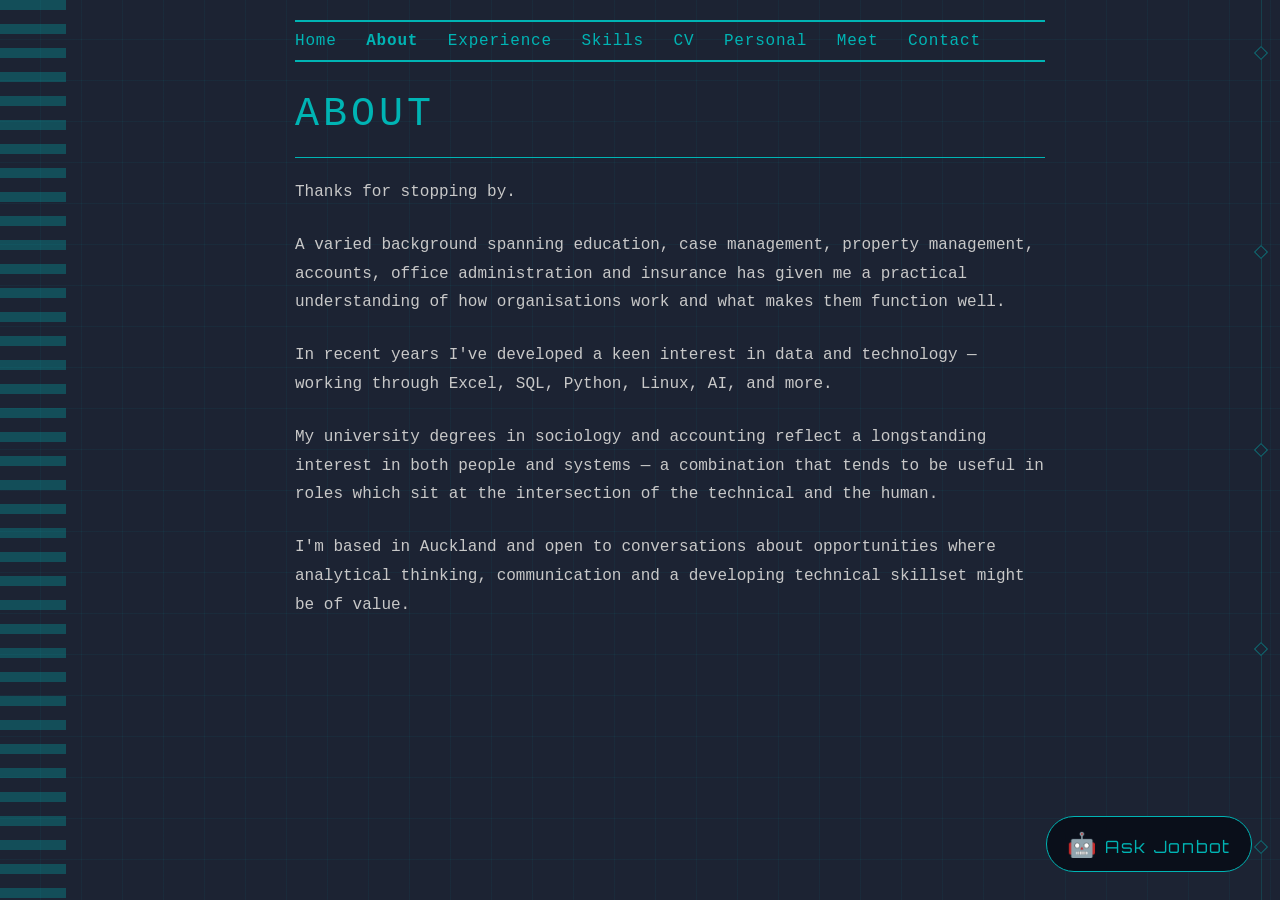
<file: about.html>
<!-- Know then that it is the year Two Thousand Twenty Six, during the fifth turn of the lesser moon, that this page was last modified by JH -->
<!DOCTYPE html>
<html lang="en">

<head>
    <meta property="og:image" content="https://jonhuggins.nz/cyber_cat.png">
    <meta property="og:title" content="About | Jon Huggins">
    <meta property="og:url" content="https://jonhuggins.nz/about.html">
    <meta name="viewport" content="width=device-width, initial-scale=1.0">
    <meta name="description" content="Seeking the purr-fect fit for meaningful work and continuous learning.
Accounts/admin background. Growing technical toolkit. Mild cyberpunk tendencies. Have a look around: jonhuggins.nz">
    <title>About | Jon Huggins</title>
    <link rel="apple-touch-icon" sizes="180x180" href="apple-touch-icon.png">
    <link rel="icon" type="image/png" sizes="32x32" href="favicon-32x32.png">
    <link rel="icon" type="image/png" sizes="16x16" href="favicon-16x16.png">
    <link rel="manifest" href="site.webmanifest">
    <link rel="stylesheet" href="styles.css">
    <link href="https://fonts.googleapis.com/css2?family=Orbitron&display=swap" rel="stylesheet">
    <link rel="canonical" href="https://jonhuggins.nz/about.html">
</head>

<body>
    <img src="cldisintegrate.png" alt="Jon Huggins logo" class="side-logo">
    <nav>
        <a href="index.html">Home</a>
        <a href="about.html" style="font-weight: bold;">About</a>
        <a href="experience.html">Experience</a>
        <a href="skills.html">Skills</a>
        <a href="cv.html">CV</a>
        <a href="personal.html">Personal</a>
        <a href="meet.html">Meet</a>
        <a href="contact.html">Contact</a>
    </nav>
    <h1>About</h1>
    <hr>
    <p>Thanks for stopping by.</p>

    <p>A varied background spanning education, case management, property management,
        accounts, office administration and insurance has given me a practical
        understanding of how organisations work and what makes them function well.</p>

    <p>In recent years I've developed a keen interest in data and technology —
        working through Excel, SQL, Python, Linux, AI, and more.</p>

    <p>My university degrees in sociology and accounting reflect a longstanding interest in both people
        and systems — a combination that tends to be useful in roles which sit at
        the intersection of the technical and the human.</p>

    <p>I'm based in Auckland and open to conversations about opportunities where
        analytical thinking, communication and a developing technical skillset might
        be of value.</p>
    <div class="side-panel">
        <span></span>
        <span></span>
        <span></span>
        <span></span>
        <span></span>
    </div>
    <div style="height: 80px;"></div>


    <button id="chat-btn" onclick="toggleChat()">
        <span style="font-size: 1.4em;">🤖</span> Ask Jonbot
    </button>

    <div id="chat-panel">
        <div id="chat-header">
            Ask me anything
            <button id="chat-close" onclick="toggleChat()">x</button>
        </div>
        <div id="chat-messages">
            <div class="msg bot">Greetings - I'm Jonbot, transmitting from the Nova-Z9 system. Go ahead - ask me
                anything about Jon!</div>
        </div>
        <div id="chat-input-row">
            <input id="chat-input" type="text" placeholder="Type a message…"
                onkeydown="if(event.key==='Enter') sendMsg()" />
            <button id="chat-send" onclick="sendMsg()">Send</button>
        </div>
    </div>

    <script src="jonbot.js"></script>
</body>

</html>
</file>
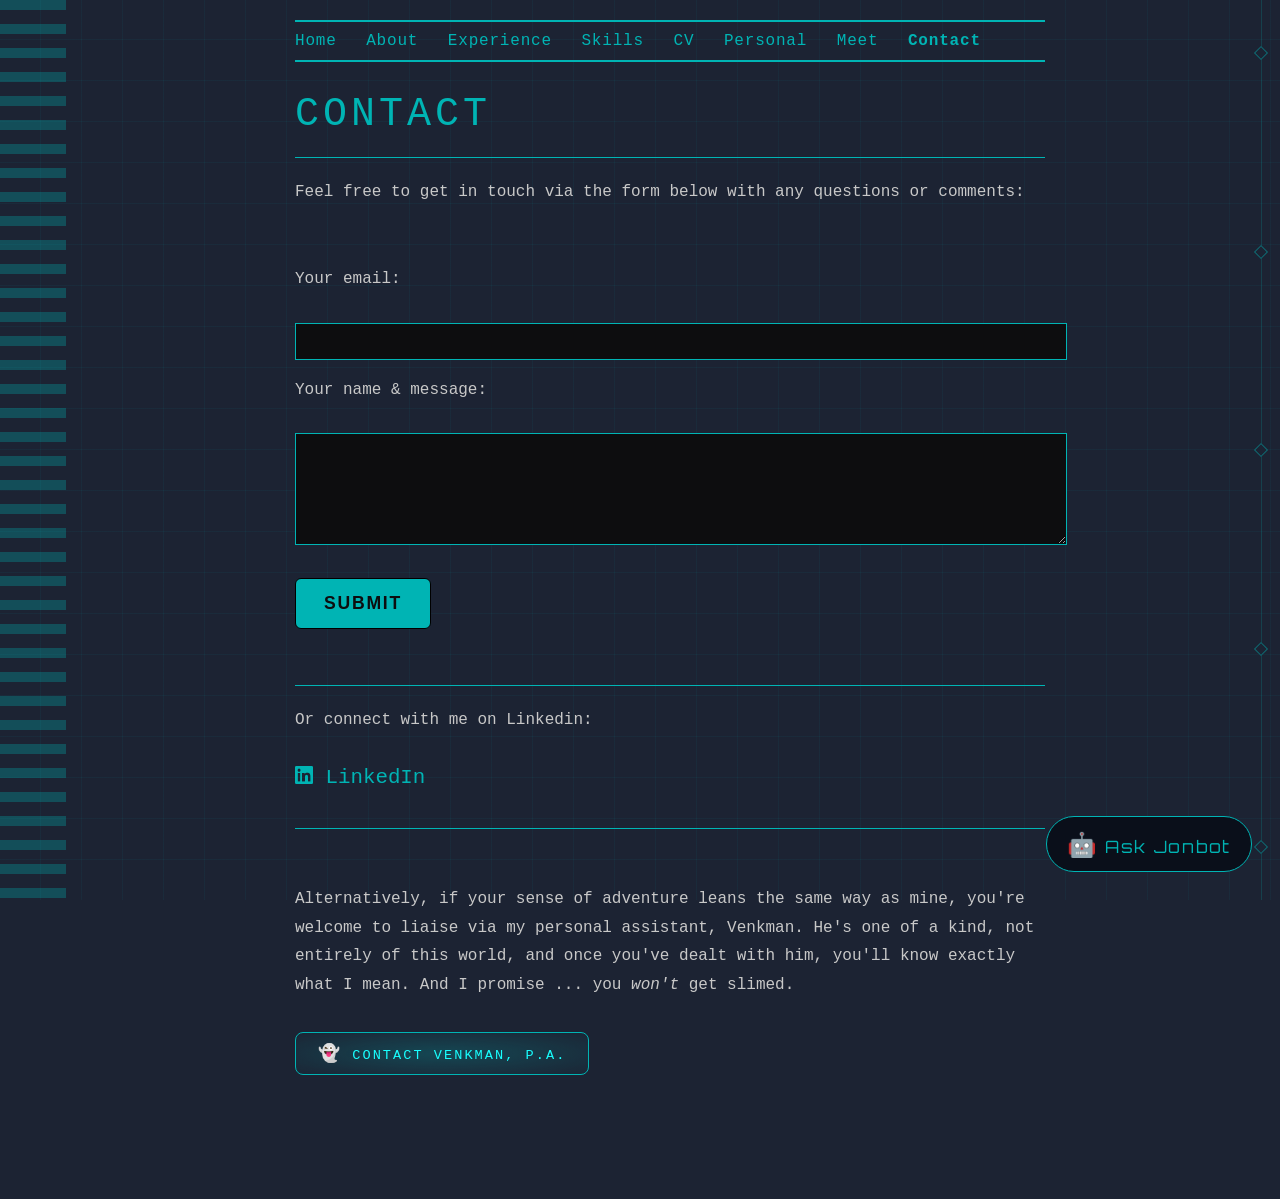
<file: contact.html>
<!-- Know then that it is the year Two Thousand Twenty Six, during the fifth turn of the lesser moon, that this page was last modified by JH -->
<!DOCTYPE html>
<html lang="en">

<head>
    <meta property="og:image" content="https://jonhuggins.nz/cyber_cat.png">
    <meta property="og:title" content="Contact | Jon Huggins">
    <meta property="og:url" content="https://jonhuggins.nz/contact.html">
    <meta name="viewport" content="width=device-width, initial-scale=1.0">
    <meta name="description" content="Seeking the purr-fect fit for meaningful work and continuous learning.
Accounts/admin background. Growing technical toolkit. Mild cyberpunk tendencies. Have a look around: jonhuggins.nz">
    <title>Contact | Jon Huggins</title>
    <link rel="apple-touch-icon" sizes="180x180" href="apple-touch-icon.png">
    <link rel="icon" type="image/png" sizes="32x32" href="favicon-32x32.png">
    <link rel="icon" type="image/png" sizes="16x16" href="favicon-16x16.png">
    <link rel="manifest" href="site.webmanifest">
    <link rel="stylesheet" href="styles.css">
    <link rel="stylesheet" href="https://cdnjs.cloudflare.com/ajax/libs/font-awesome/6.5.0/css/all.min.css">
    <link href="https://fonts.googleapis.com/css2?family=Orbitron&display=swap" rel="stylesheet">
    <link rel="canonical" href="https://jonhuggins.nz/contact.html">
</head>

<body class="no-mobile-chat">

    <img src="cldisintegrate.png" alt="Jon Huggins logo" class="side-logo">
    <nav>
        <a href="index.html">Home</a>
        <a href="about.html">About</a>
        <a href="experience.html">Experience</a>
        <a href="skills.html">Skills</a>
        <a href="cv.html">CV</a>
        <a href="personal.html">Personal</a>
        <a href="meet.html">Meet</a>
        <a href="contact.html" style="font-weight: bold;">Contact</a>
    </nav>
    <h1>Contact</h1>
    <hr>

    <p>Feel free to get in touch via the form below with any questions or comments: </p>


    <br>
    <form action="https://formspree.io/f/xgorqvrd" method="POST">

        <p>Your email:</p>
        <input type="email" name="email" required>

        <p>Your name & message:</p>
        <textarea name="message" rows="6" required></textarea>

        <br><br>

        <button type="submit">Submit</button>

    </form>
    <br><br><hr styles="opacity: 0.6">
    <p>Or connect with me on Linkedin: </p>
    
    <p style="font-size: 1.3rem;">
        <a href="https://www.linkedin.com/in/jonathanlhuggins/" target="_blank">
            <i class="fab fa-linkedin"></i> LinkedIn
        </a>
    </p>
    <hr styles="opacity: 0.6"><br><br>
    <div class="venkman-section">
        
        <p>Alternatively, if your sense of adventure leans the same way as mine, you're welcome to liaise via my
            personal assistant, Venkman. He's one of a kind, not entirely of this world, and once you've dealt with him,
            you'll know exactly what I mean. And I promise ... you <em>won't</em> get slimed.</p>
        <a class="venkman-btn" href="mailto:venkman.oc@gmail.com?subject=I%20ain't%20afraid%20of%20no%20ghost"><span
                style="font-size: 1.3em;">👻</span> CONTACT VENKMAN, P.A.</a>
        
    </div>
    <div class="side-panel">
        <span></span>
        <span></span>
        <span></span>
        <span></span>
        <span></span>
    </div>
    <div style="height: 80px;"></div>


    <button id="chat-btn" onclick="toggleChat()">
        <span style="font-size: 1.4em;">🤖</span> Ask Jonbot
    </button>

    <div id="chat-panel">
        <div id="chat-header">
            Ask me anything
            <button id="chat-close" onclick="toggleChat()">x</button>
        </div>
        <div id="chat-messages">
            <div class="msg bot">Greetings - I'm Jonbot, transmitting from the Nova-Z9 system. Go ahead - ask me
                anything about Jon!</div>
        </div>
        <div id="chat-input-row">
            <input id="chat-input" type="text" placeholder="Type a message…"
                onkeydown="if(event.key==='Enter') sendMsg()" />
            <button id="chat-send" onclick="sendMsg()">Send</button>
        </div>
    </div>

    <script src="jonbot.js"></script>
</body>

</html>
</file>
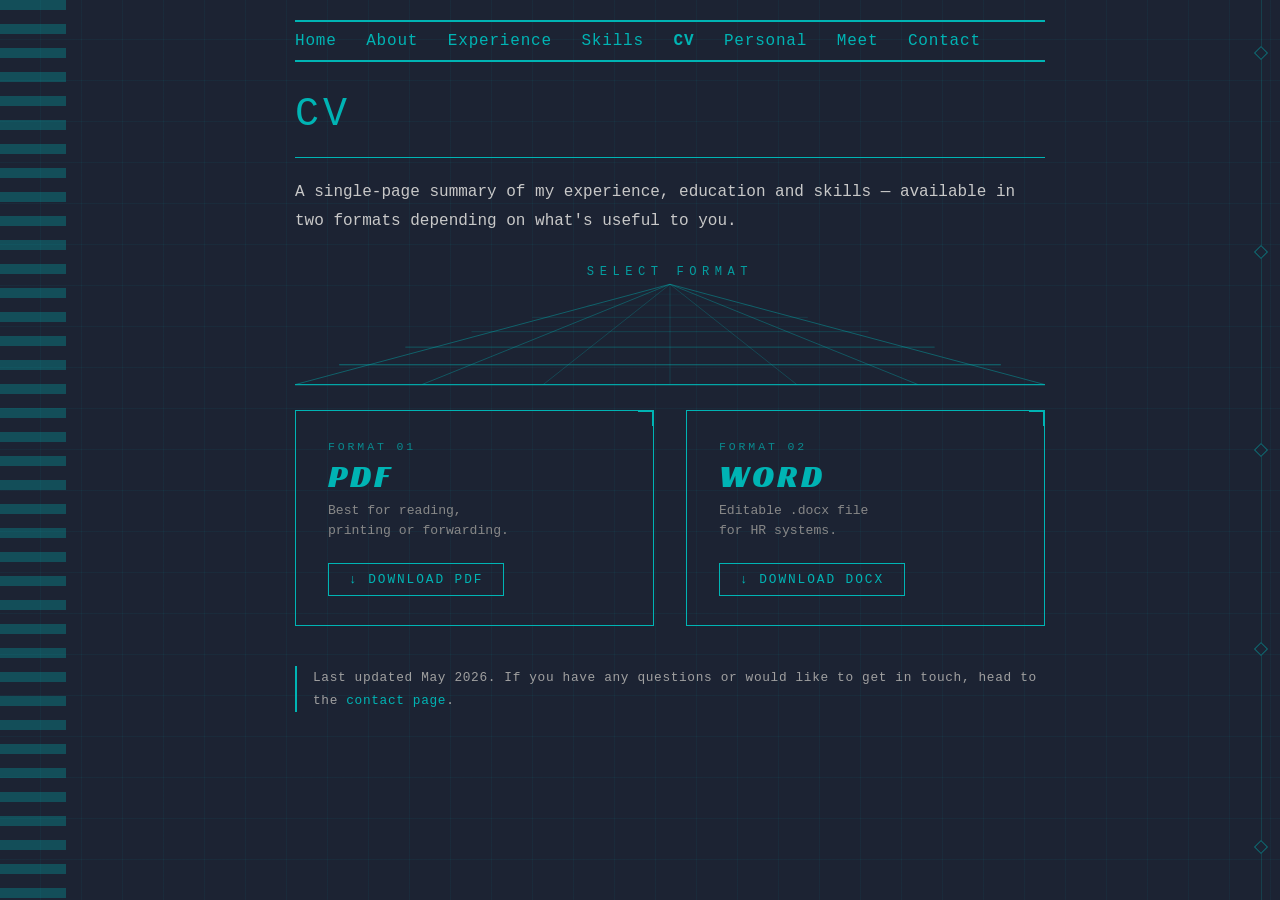
<file: cv-4.html>
<!DOCTYPE html>
<html lang="en">

<head>
    <meta name="viewport" content="width=device-width, initial-scale=1.0">
    <meta name="description" content="Download Jon Huggins' CV in PDF or Word format.">
    <title>CV | Jon Huggins</title>
    <link rel="apple-touch-icon" sizes="180x180" href="apple-touch-icon.png">
    <link rel="icon" type="image/png" sizes="32x32" href="favicon-32x32.png">
    <link rel="icon" type="image/png" sizes="16x16" href="favicon-16x16.png">
    <link rel="manifest" href="site.webmanifest">
    <link rel="stylesheet" href="styles.css">
    <link href="https://fonts.googleapis.com/css2?family=Racing+Sans+One&display=swap" rel="stylesheet">
    <style>
        .cv-download-grid {
            display: flex;
            gap: 2rem;
            flex-wrap: wrap;
            margin-top: 1.5rem;
            margin-bottom: 2.5rem;
        }

        .cv-card {
            border: 1px solid #00b4b4;
            padding: 1.8rem 2rem;
            flex: 1;
            min-width: 200px;
            position: relative;
            transition: box-shadow 0.25s ease, border-color 0.25s ease;
            text-align: left;
        }

        .cv-card:hover {
            border-color: #18ffff;
            box-shadow:
                0 0 10px rgba(24, 255, 255, 0.15),
                0 0 30px rgba(0, 229, 255, 0.08);
        }

        .cv-card-label {
            font-family: "Courier New", monospace;
            font-size: 0.72em;
            letter-spacing: 0.25em;
            text-transform: uppercase;
            color: #00b4b4;
            margin-bottom: 0.4rem;
            opacity: 0.7;
        }

        .cv-card-format {
            font-family: "Racing Sans One", sans-serif;
            font-size: 2rem;
            color: #00b4b4;
            letter-spacing: 0.1em;
            text-transform: uppercase;
            line-height: 1;
            margin-bottom: 0.6rem;
        }

        .cv-card-desc {
            font-size: 0.82em;
            color: #888;
            line-height: 1.5;
            margin-bottom: 1.4rem;
            font-family: "Courier New", monospace;
        }

        .cv-download-btn {
            display: inline-block;
            border: 1px solid #00b4b4;
            color: #00b4b4;
            padding: 8px 20px;
            font-family: "Courier New", monospace;
            font-size: 0.8em;
            letter-spacing: 0.15em;
            text-transform: uppercase;
            text-decoration: none;
            transition: all 0.2s ease;
            cursor: pointer;
        }

        .cv-download-btn:hover {
            color: #0d0d0f;
            background-color: #00b4b4;
            text-shadow: none;
            box-shadow:
                0 0 10px rgba(0, 180, 180, 0.4),
                0 0 20px rgba(0, 229, 255, 0.2);
        }

        .cv-corner {
            position: absolute;
            top: -1px;
            right: -1px;
            width: 14px;
            height: 14px;
            border-top: 2px solid #00b4b4;
            border-right: 2px solid #00b4b4;
        }

        .cv-note {
            font-size: 0.8em;
            color: #a0a0a0;
            font-family: "Courier New", monospace;
            letter-spacing: 0.05em;
            border-left: 2px solid #00b4b4;
            padding-left: 1rem;
        }

        .cv-grid-divider {
            width: 100%;
            margin: 1.5rem 0 0.5rem;
            overflow: hidden;
        }

        .cv-grid-divider svg {
            display: block;
            width: 100%;
        }
    </style>
</head>

<body>
    <img src="cldisintegrate.png" alt="Jon Huggins logo" class="side-logo">
    <nav>
        <a href="index.html">Home</a>
        <a href="about.html">About</a>
        <a href="experience.html">Experience</a>
        <a href="skills.html">Skills</a>
        <a href="cv.html" style="font-weight: bold;">CV</a>
        <a href="personal.html">Personal</a>
        <a href="meet.html">Meet</a>
        <a href="contact.html">Contact</a>
    </nav>

    <h1>CV</h1>
    <hr>

    <p>A single-page summary of my experience, education and skills — available in two formats depending on what's useful to you.</p>

    <div class="cv-grid-divider">
        <svg viewBox="0 0 680 115" xmlns="http://www.w3.org/2000/svg">
            <defs>
                <clipPath id="grid-clip">
                    <rect x="0" y="0" width="680" height="115"/>
                </clipPath>
            </defs>

            <!-- Label -->
            <text x="340" y="14" text-anchor="middle" font-family="'Courier New', monospace" font-size="11" fill="#00b4b4" opacity="0.85" letter-spacing="5">SELECT FORMAT</text>

            <g clip-path="url(#grid-clip)">
                <!-- Horizontal lines -->
                <line x1="0"   y1="113" x2="680" y2="113" stroke="#00b4b4" stroke-width="1"   opacity="0.9"/>
                <line x1="40"  y1="95"  x2="640" y2="95"  stroke="#00b4b4" stroke-width="0.7" opacity="0.7"/>
                <line x1="100" y1="79"  x2="580" y2="79"  stroke="#00b4b4" stroke-width="0.6" opacity="0.55"/>
                <line x1="160" y1="65"  x2="520" y2="65"  stroke="#00b4b4" stroke-width="0.5" opacity="0.4"/>
                <line x1="215" y1="52"  x2="465" y2="52"  stroke="#00b4b4" stroke-width="0.5" opacity="0.28"/>
                <line x1="265" y1="41"  x2="415" y2="41"  stroke="#00b4b4" stroke-width="0.5" opacity="0.18"/>
                <line x1="308" y1="31"  x2="372" y2="31"  stroke="#00b4b4" stroke-width="0.5" opacity="0.1"/>
                <!-- Vertical lines from vanishing point -->
                <line x1="340" y1="22" x2="0"   y2="113" stroke="#00b4b4" stroke-width="0.6" opacity="0.65"/>
                <line x1="340" y1="22" x2="115" y2="113" stroke="#00b4b4" stroke-width="0.6" opacity="0.55"/>
                <line x1="340" y1="22" x2="225" y2="113" stroke="#00b4b4" stroke-width="0.5" opacity="0.45"/>
                <line x1="340" y1="22" x2="340" y2="113" stroke="#00b4b4" stroke-width="0.5" opacity="0.35"/>
                <line x1="340" y1="22" x2="455" y2="113" stroke="#00b4b4" stroke-width="0.5" opacity="0.45"/>
                <line x1="340" y1="22" x2="565" y2="113" stroke="#00b4b4" stroke-width="0.6" opacity="0.55"/>
                <line x1="340" y1="22" x2="680" y2="113" stroke="#00b4b4" stroke-width="0.6" opacity="0.65"/>
            </g>


        </svg>
    </div>

    <div class="cv-download-grid">
        <div class="cv-card">
            <div class="cv-corner"></div>
            <div class="cv-card-label">Format 01</div>
            <div class="cv-card-format">PDF</div>
            <div class="cv-card-desc">Best for reading,<br>printing or forwarding.</div>
            <a class="cv-download-btn" href="Jon_Huggins_CV.pdf" download="Jon_Huggins_CV.pdf">↓ Download PDF</a>
        </div>

        <div class="cv-card">
            <div class="cv-corner"></div>
            <div class="cv-card-label">Format 02</div>
            <div class="cv-card-format">Word</div>
            <div class="cv-card-desc">Editable .docx file<br>for HR systems.</div>
            <a class="cv-download-btn" href="Jon_Huggins_CV.docx" download="Jon_Huggins_CV.docx">↓ Download DOCX</a>
        </div>
    </div>

    <p class="cv-note">Last updated May 2026. If you have any questions or would like to get in touch, head to the <a href="contact.html">contact page</a>.</p>

    <div class="side-panel">
        <span></span>
        <span></span>
        <span></span>
        <span></span>
        <span></span>
    </div>
</body>

</html>
</file>
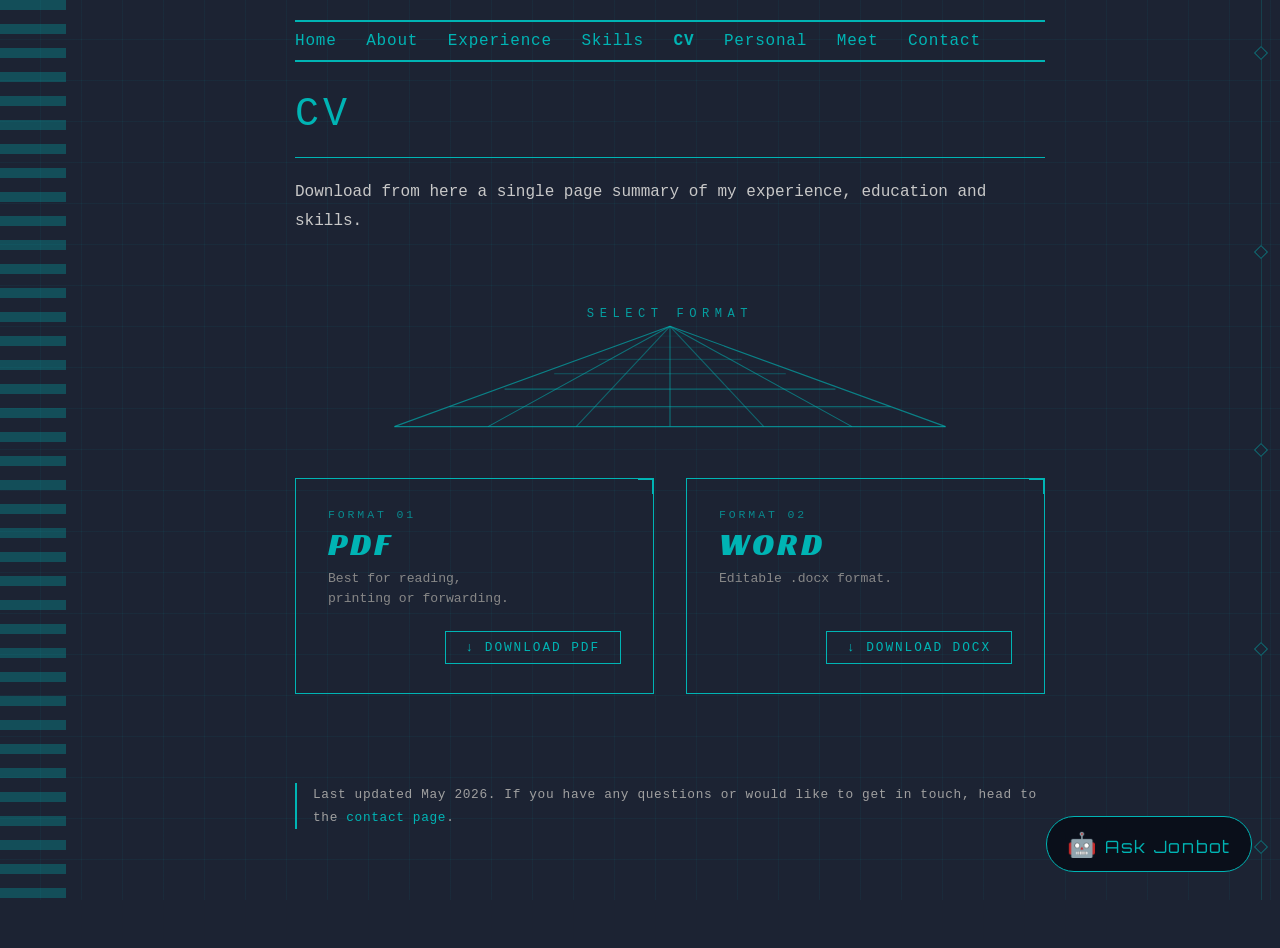
<file: cv.html>
<!-- Know then that it is the year Two Thousand Twenty Six, during the fifth turn of the lesser moon, that this page was last modified by JH -->
<!DOCTYPE html>
<html lang="en">

<head>
    <meta name="viewport" content="width=device-width, initial-scale=1.0">
    <meta name="description" content="Download Jon Huggins' CV in PDF or Word format.">
    <meta property="og:image" content="https://jonhuggins.nz/cyber_cat.png">
    <meta property="og:title" content="CV | Jon Huggins">
    <meta property="og:url" content="https://jonhuggins.nz/cv.html">
    <title>CV | Jon Huggins</title>
    <link rel="apple-touch-icon" sizes="180x180" href="apple-touch-icon.png">
    <link rel="icon" type="image/png" sizes="32x32" href="favicon-32x32.png">
    <link rel="icon" type="image/png" sizes="16x16" href="favicon-16x16.png">
    <link rel="manifest" href="site.webmanifest">
    <link rel="stylesheet" href="styles.css">
    <link href="https://fonts.googleapis.com/css2?family=Racing+Sans+One&display=swap" rel="stylesheet">
    <link href="https://fonts.googleapis.com/css2?family=Orbitron&display=swap" rel="stylesheet">
    <link rel="canonical" href="https://jonhuggins.nz/cv.html">

</head>

<body class="no-mobile-chat">
    <img src="cldisintegrate.png" alt="Jon Huggins logo" class="side-logo">
    <nav>
        <a href="index.html">Home</a>
        <a href="about.html">About</a>
        <a href="experience.html">Experience</a>
        <a href="skills.html">Skills</a>
        <a href="cv.html" style="font-weight: bold;">CV</a>
        <a href="personal.html">Personal</a>
        <a href="meet.html">Meet</a>
        <a href="contact.html">Contact</a>
    </nav>

    <h1>CV</h1>
    <hr>

    <p>Download from here a single page summary of my experience, education and skills.</p><br>

    <div class="cv-grid-divider">
        <svg viewBox="0 0 680 115" xmlns="http://www.w3.org/2000/svg">
            <defs>
                <clipPath id="grid-clip">
                    <rect x="90" y="0" width="500" height="115" />
                </clipPath>
            </defs>

            <!-- Label -->
            <text x="340" y="14" text-anchor="middle" font-family="'Courier New', monospace" font-size="11"
                fill="#00b4b4" opacity="0.85" letter-spacing="5">SELECT FORMAT</text>

            <g clip-path="url(#grid-clip)">
                <!-- Horizontal lines — contained width matching original shape -->
                <line x1="90" y1="113" x2="590" y2="113" stroke="#00b4b4" stroke-width="1" opacity="0.7" />
                <line x1="140" y1="95" x2="540" y2="95" stroke="#00b4b4" stroke-width="1" opacity="0.6" />
                <line x1="190" y1="79" x2="490" y2="79" stroke="#00b4b4" stroke-width="1" opacity="0.48" />
                <line x1="235" y1="65" x2="445" y2="65" stroke="#00b4b4" stroke-width="1" opacity="0.36" />
                <line x1="275" y1="52" x2="405" y2="52" stroke="#00b4b4" stroke-width="1" opacity="0.24" />
                <line x1="308" y1="41" x2="372" y2="41" stroke="#00b4b4" stroke-width="1" opacity="0.15" />
                <line x1="326" y1="31" x2="354" y2="31" stroke="#00b4b4" stroke-width="1" opacity="0.08" />
                <!-- Vertical lines from vanishing point -->
                <line x1="340" y1="22" x2="90" y2="113" stroke="#00b4b4" stroke-width="1" opacity="0.65" />
                <line x1="340" y1="22" x2="175" y2="113" stroke="#00b4b4" stroke-width="1" opacity="0.55" />
                <line x1="340" y1="22" x2="255" y2="113" stroke="#00b4b4" stroke-width="1" opacity="0.45" />
                <line x1="340" y1="22" x2="340" y2="113" stroke="#00b4b4" stroke-width="1" opacity="0.55" />
                <line x1="340" y1="22" x2="425" y2="113" stroke="#00b4b4" stroke-width="1" opacity="0.45" />
                <line x1="340" y1="22" x2="505" y2="113" stroke="#00b4b4" stroke-width="1" opacity="0.55" />
                <line x1="340" y1="22" x2="590" y2="113" stroke="#00b4b4" stroke-width="1" opacity="0.65" />
            </g>


        </svg>
    </div>
    <br>
    <div class="cv-download-grid">
        <div class="cv-card">
            <div class="cv-corner"></div>
            <div class="cv-card-label">Format 01</div>
            <div class="cv-card-format">PDF</div>
            <div class="cv-card-desc">Best for reading,<br>printing or forwarding.</div>
            <div style="text-align: right;">
                <a class="cv-download-btn" href="Jon_Huggins_CV.pdf" download="Jon_Huggins_CV.pdf">↓ Download PDF</a>
            </div>
        </div>

        <div class="cv-card">
            <div class="cv-corner"></div>
            <div class="cv-card-label">Format 02</div>
            <div class="cv-card-format">Word</div>
            <div class="cv-card-desc" style="min-height: 3em;">Editable .docx format.</div>
            <div style="text-align: right;">
                <a class="cv-download-btn" href="Jon_Huggins_CV.docx" download="Jon_Huggins_CV.docx">↓ Download DOCX</a>
            </div>
        </div>
    </div>
    <br><br>
    <p class="cv-note">Last updated May 2026. If you have any questions or would like to get in touch, head to the <a
            href="contact.html">contact page</a>.</p>

    <div class="side-panel">
        <span></span>
        <span></span>
        <span></span>
        <span></span>
        <span></span>
    </div>
    <div style="height: 80px;"></div>


    <button id="chat-btn" onclick="toggleChat()">
        <span style="font-size: 1.4em;">🤖</span> Ask Jonbot
    </button>

    <div id="chat-panel">
        <div id="chat-header">
            Ask me anything
            <button id="chat-close" onclick="toggleChat()">x</button>
        </div>
        <div id="chat-messages">
            <div class="msg bot">Greetings - I'm Jonbot, transmitting from the Nova-Z9 system. Go ahead - ask me
                anything about Jon!</div>
        </div>
        <div id="chat-input-row">
            <input id="chat-input" type="text" placeholder="Type a message…"
                onkeydown="if(event.key==='Enter') sendMsg()" />
            <button id="chat-send" onclick="sendMsg()">Send</button>
        </div>
    </div>

    <script src="jonbot.js"></script>

</body>

</html>
</file>
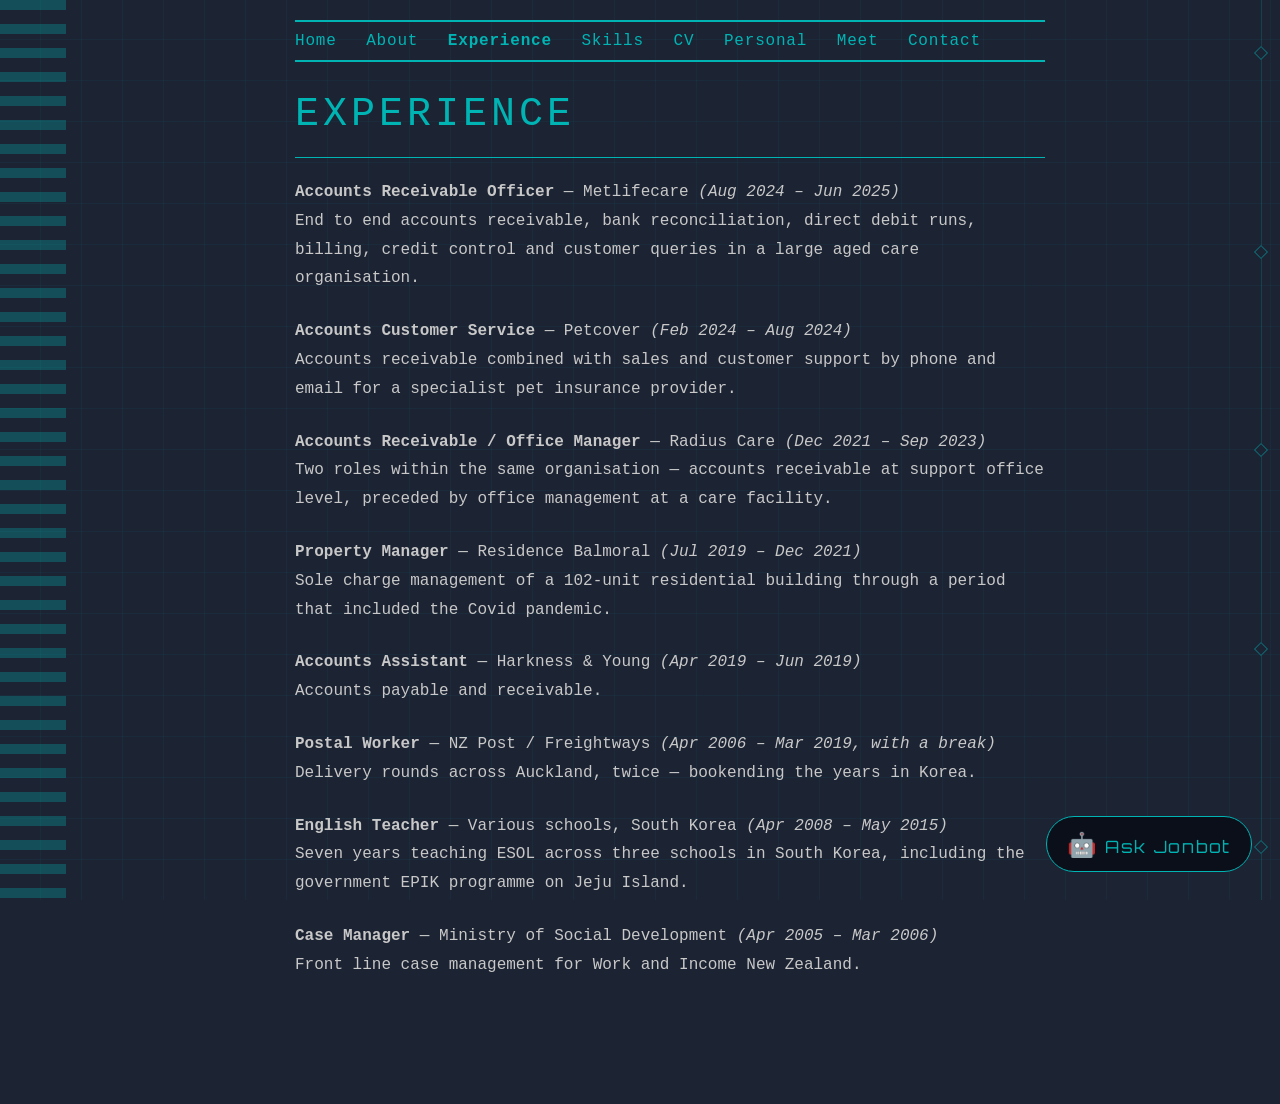
<file: experience.html>
<!-- Know then that it is the year Two Thousand Twenty Six, during the fifth turn of the lesser moon, that this page was last modified by JH -->
<!DOCTYPE html>
<html lang="en">

<head>
    <meta property="og:image" content="https://jonhuggins.nz/cyber_cat.png">
    <meta property="og:title" content="Experience | Jon Huggins">
    <meta property="og:url" content="https://jonhuggins.nz/experience.html">
    <meta name="viewport" content="width=device-width, initial-scale=1.0">
    <meta name="description" content="Seeking the purr-fect fit for meaningful work and continuous learning.
Accounts/admin background. Growing technical toolkit. Mild cyberpunk tendencies. Have a look around: jonhuggins.nz">
    <title>Experience | Jon Huggins</title>
    <link rel="apple-touch-icon" sizes="180x180" href="apple-touch-icon.png">
    <link rel="icon" type="image/png" sizes="32x32" href="favicon-32x32.png">
    <link rel="icon" type="image/png" sizes="16x16" href="favicon-16x16.png">
    <link rel="manifest" href="site.webmanifest">
    <link rel="stylesheet" href="styles.css">
    <link href="https://fonts.googleapis.com/css2?family=Orbitron&display=swap" rel="stylesheet">
    <link rel="canonical" href="https://jonhuggins.nz/experience.html">
</head>

<body>
    <img src="cldisintegrate.png" alt="Jon Huggins logo" class="side-logo">
    <nav>
        <a href="index.html">Home</a>
        <a href="about.html">About</a>
        <a href="experience.html" style="font-weight: bold;">Experience</a>
        <a href="skills.html">Skills</a>
        <a href="cv.html">CV</a>
        <a href="personal.html">Personal</a>
        <a href="meet.html">Meet</a>
        <a href="contact.html">Contact</a>
    </nav>
    <h1>Experience</h1>
    <hr>

    <p><strong>Accounts Receivable Officer</strong> — Metlifecare <em>(Aug 2024 – Jun 2025)</em><br>
        End to end accounts receivable, bank reconciliation, direct debit runs, billing,
        credit control and customer queries in a large aged care organisation.</p>

    <p><strong>Accounts Customer Service</strong> — Petcover <em>(Feb 2024 – Aug 2024)</em><br>
        Accounts receivable combined with sales and customer support by phone and email
        for a specialist pet insurance provider.</p>

    <p><strong>Accounts Receivable / Office Manager</strong> — Radius Care <em>(Dec 2021 – Sep 2023)</em><br>
        Two roles within the same organisation — accounts receivable at support office level,
        preceded by office management at a care facility.</p>

    <p><strong>Property Manager</strong> — Residence Balmoral <em>(Jul 2019 – Dec 2021)</em><br>
        Sole charge management of a 102-unit residential building through a period that
        included the Covid pandemic.</p>

    <p><strong>Accounts Assistant</strong> — Harkness & Young <em>(Apr 2019 – Jun 2019)</em><br>
        Accounts payable and receivable.</p>

    <p><strong>Postal Worker</strong> — NZ Post / Freightways <em>(Apr 2006 – Mar 2019, with a break)</em><br>
        Delivery rounds across Auckland, twice — bookending the years in Korea.</p>

    <p><strong>English Teacher</strong> — Various schools, South Korea <em>(Apr 2008 – May 2015)</em><br>
        Seven years teaching ESOL across three schools in South Korea, including the
        government EPIK programme on Jeju Island.</p>

    <p><strong>Case Manager</strong> — Ministry of Social Development <em>(Apr 2005 – Mar 2006)</em><br>
        Front line case management for Work and Income New Zealand.</p>
    <div class="side-panel">
        <span></span>
        <span></span>
        <span></span>
        <span></span>
        <span></span>
    </div>
    <div style="height: 80px;"></div>


    <button id="chat-btn" onclick="toggleChat()">
        <span style="font-size: 1.4em;">🤖</span> Ask Jonbot
    </button>

    <div id="chat-panel">
        <div id="chat-header">
            Ask me anything
            <button id="chat-close" onclick="toggleChat()">x</button>
        </div>
        <div id="chat-messages">
            <div class="msg bot">Greetings - I'm Jonbot, transmitting from the Nova-Z9 system. Go ahead - ask me
                anything about Jon!</div>
        </div>
        <div id="chat-input-row">
            <input id="chat-input" type="text" placeholder="Type a message…"
                onkeydown="if(event.key==='Enter') sendMsg()" />
            <button id="chat-send" onclick="sendMsg()">Send</button>
        </div>
    </div>

    <script src="jonbot.js"></script>
</body>

</html>
</file>
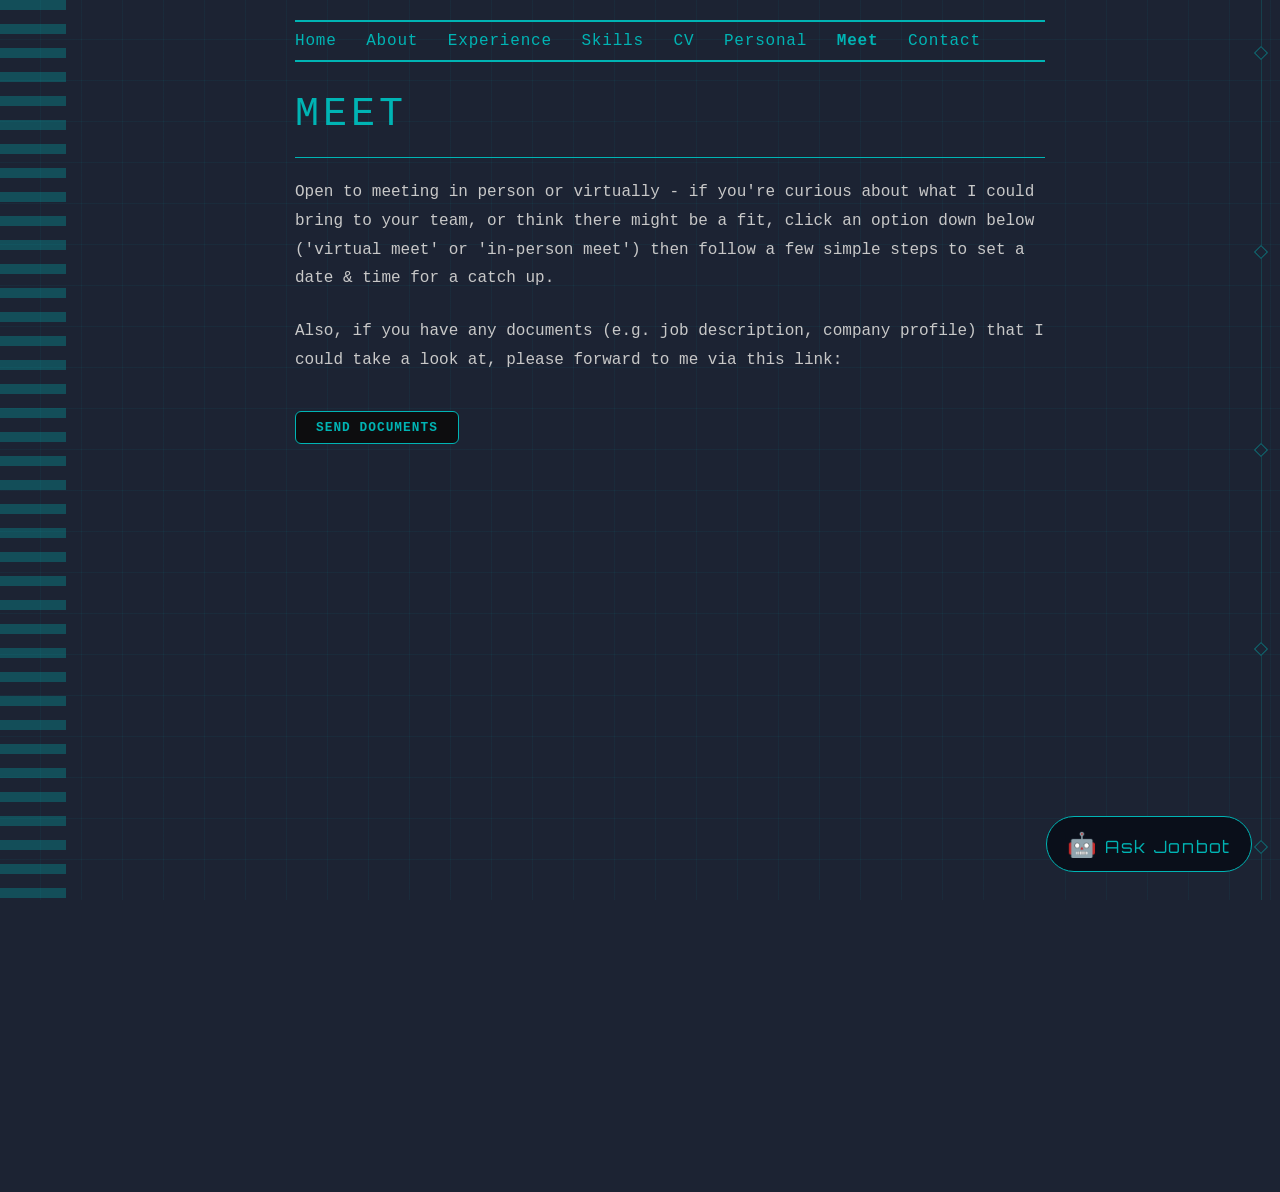
<file: meet.html>
<!-- Know then that it is the year Two Thousand Twenty Six, during the fifth turn of the lesser moon, that this page was last modified by JH -->
<!DOCTYPE html>
<html lang="en">

<head>
    <meta property="og:image" content="https://jonhuggins.nz/cyber_cat.png">
    <meta property="og:title" content="Meet | Jon Huggins">
    <meta property="og:url" content="https://jonhuggins.nz/meet.html">
    <meta name="viewport" content="width=device-width, initial-scale=1.0">
    <meta name="description" content="Seeking the purr-fect fit for meaningful work and continuous learning.
Accounts/admin background. Growing technical toolkit. Mild cyberpunk tendencies. Have a look around: jonhuggins.nz">
    <title>Meet | Jon Huggins</title>
    <link rel="apple-touch-icon" sizes="180x180" href="apple-touch-icon.png">
    <link rel="icon" type="image/png" sizes="32x32" href="favicon-32x32.png">
    <link rel="icon" type="image/png" sizes="16x16" href="favicon-16x16.png">
    <link rel="manifest" href="site.webmanifest">
    <link rel="stylesheet" href="styles.css">
    <link href="https://fonts.googleapis.com/css2?family=Orbitron&display=swap" rel="stylesheet">
    <link rel="canonical" href="https://jonhuggins.nz/meet.html">
</head>

<body class="no-mobile-chat">
    <img src="cldisintegrate.png" alt="Jon Huggins logo" class="side-logo">
    <nav>
        <a href="index.html">Home</a>
        <a href="about.html">About</a>
        <a href="experience.html">Experience</a>
        <a href="skills.html">Skills</a>
        <a href="cv.html">CV</a>
        <a href="personal.html">Personal</a>
        <a href="meet.html" style="font-weight: bold;">Meet</a>
        <a href="contact.html">Contact</a>
    </nav>
    <h1>Meet</h1>
    <hr>
    
    <p>Open to meeting in person or virtually - if you're curious about what I could bring to your team, or think there
        might be a fit, click an option down below ('virtual meet' or 'in-person meet') then follow a few simple steps
        to set a date & time for a catch up.</p>
    <p>Also, if you have any documents (e.g. job description, company profile) that I could take a look at, please
        forward to me via this link:</p>
    <a href="https://www.dropbox.com/request/021xs72x1i0rq7vmkfe2" target="_blank" class="dropbox-btn">Send
        Documents</a>
    <div id="cal-booking" style="width:100%;min-height:600px;margin-top:1.5rem;"></div>

    <!-- Cal.com appointment booking widget embed -->
    <script>
        (function (C, A, L) {
            let p = function (a, ar) { a.q.push(ar); };
            let d = C.document;
            C.Cal = C.Cal || function () {
                let cal = C.Cal;
                let ar = arguments;
                if (!cal.loaded) {
                    cal.ns = {};
                    cal.q = cal.q || [];
                    d.head.appendChild(d.createElement("script")).src = A;
                    cal.loaded = true;
                }
                if (ar[0] === L) {
                    const api = function () { p(api, arguments); };
                    const namespace = ar[1];
                    api.q = api.q || [];
                    if (typeof namespace === "string") {
                        cal.ns[namespace] = cal.ns[namespace] || api;
                        p(cal.ns[namespace], ar);
                        p(cal, ["-", namespace, api]);
                    } else {
                        p(cal, ar);
                    }
                    return;
                }
                p(cal, ar);
            };
        })(window, "https://app.cal.com/embed/embed.js", "init");

        Cal("init", { origin: "https://app.cal.com" });

        Cal("inline", {
            elementOrSelector: "#cal-booking",
            calLink: "jonhuggins",
            config: {
                theme: "dark"
            }
        });

        Cal("ui", {
            theme: "dark",
            styles: {
                branding: {
                    brandColor: "#00cfff"
                }
            }
        });
    </script>

    <div class="side-panel">
        <span></span>
        <span></span>
        <span></span>
        <span></span>
        <span></span>
    </div>
    <div style="height: 80px;"></div>

    <button id="chat-btn" onclick="toggleChat()">
        <span style="font-size: 1.4em;">🤖</span> Ask Jonbot
    </button>

    <div id="chat-panel">
        <div id="chat-header">
            Ask me anything
            <button id="chat-close" onclick="toggleChat()">x</button>
        </div>
        <div id="chat-messages">
            <div class="msg bot">Greetings - I'm Jonbot, transmitting from the Nova-Z9 system. Go ahead - ask me
                anything about Jon!</div>
        </div>
        <div id="chat-input-row">
            <input id="chat-input" type="text" placeholder="Type a message…"
                onkeydown="if(event.key==='Enter') sendMsg()" />
            <button id="chat-send" onclick="sendMsg()">Send</button>
        </div>
    </div>

    <script src="jonbot.js"></script>
</body>

</html>
</file>
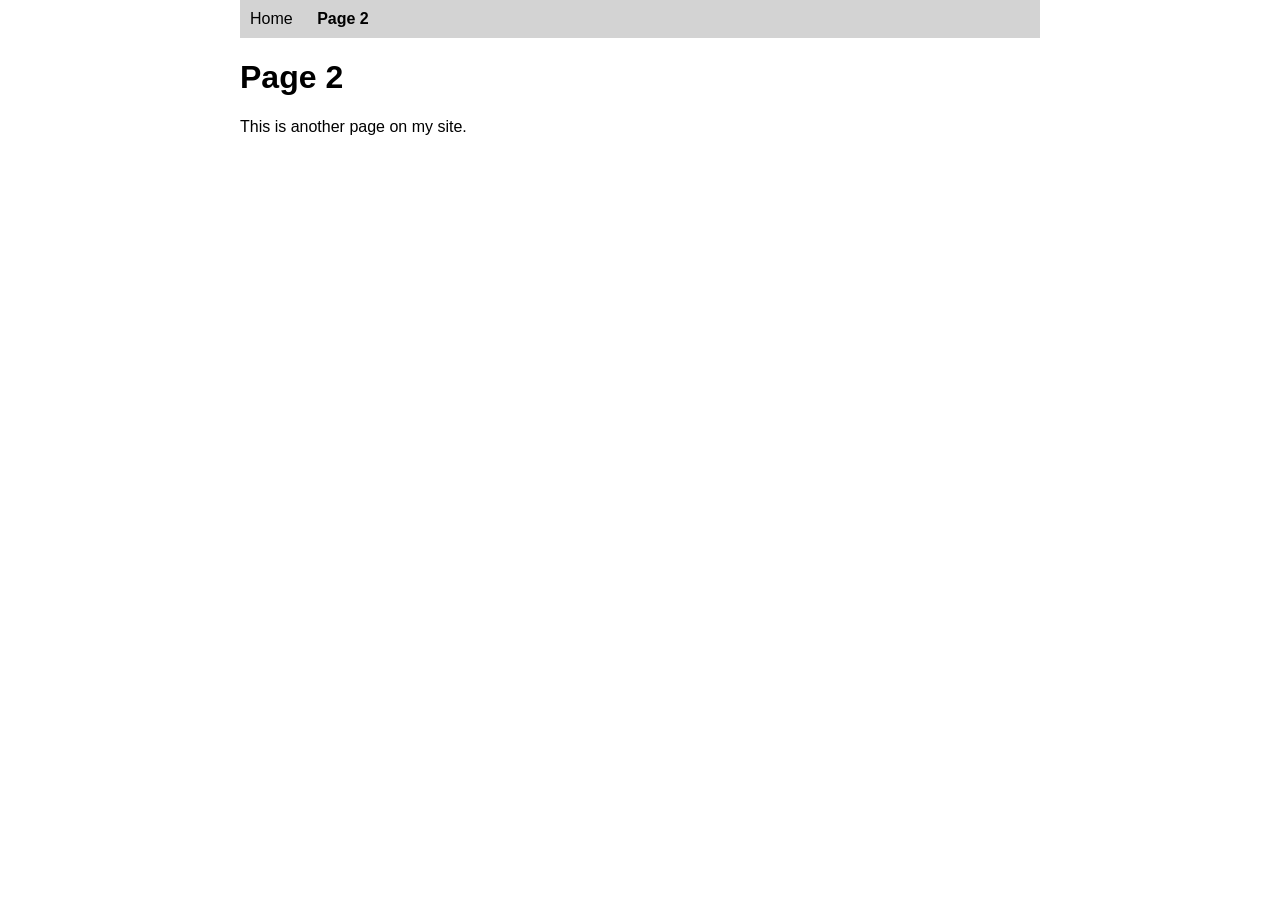
<file: page2.html>
<!DOCTYPE html>
<html>
<head>
    <title>Page Two</title>
    <style>
        body {
            max-width: 800px;
            margin: auto;
            font-family: Arial, sans-serif;
        }
        nav {
            background-color: lightgray;
            padding: 10px;
            margin-bottom: 20px;
        }
        nav a {
            margin-right: 20px;
            text-decoration: none;
            color: black;
        }
        nav a:hover {
            text-decoration: underline;
        }
    </style>
</head>
<body>
    <nav>
    <a href="index.html">Home</a>
    <a href="page2.html" style="font-weight: bold;">Page 2</a>
    </nav>
    
    <h1>Page 2</h1>
    <p>This is another page on my site.</p>
</body>
</html>
</file>
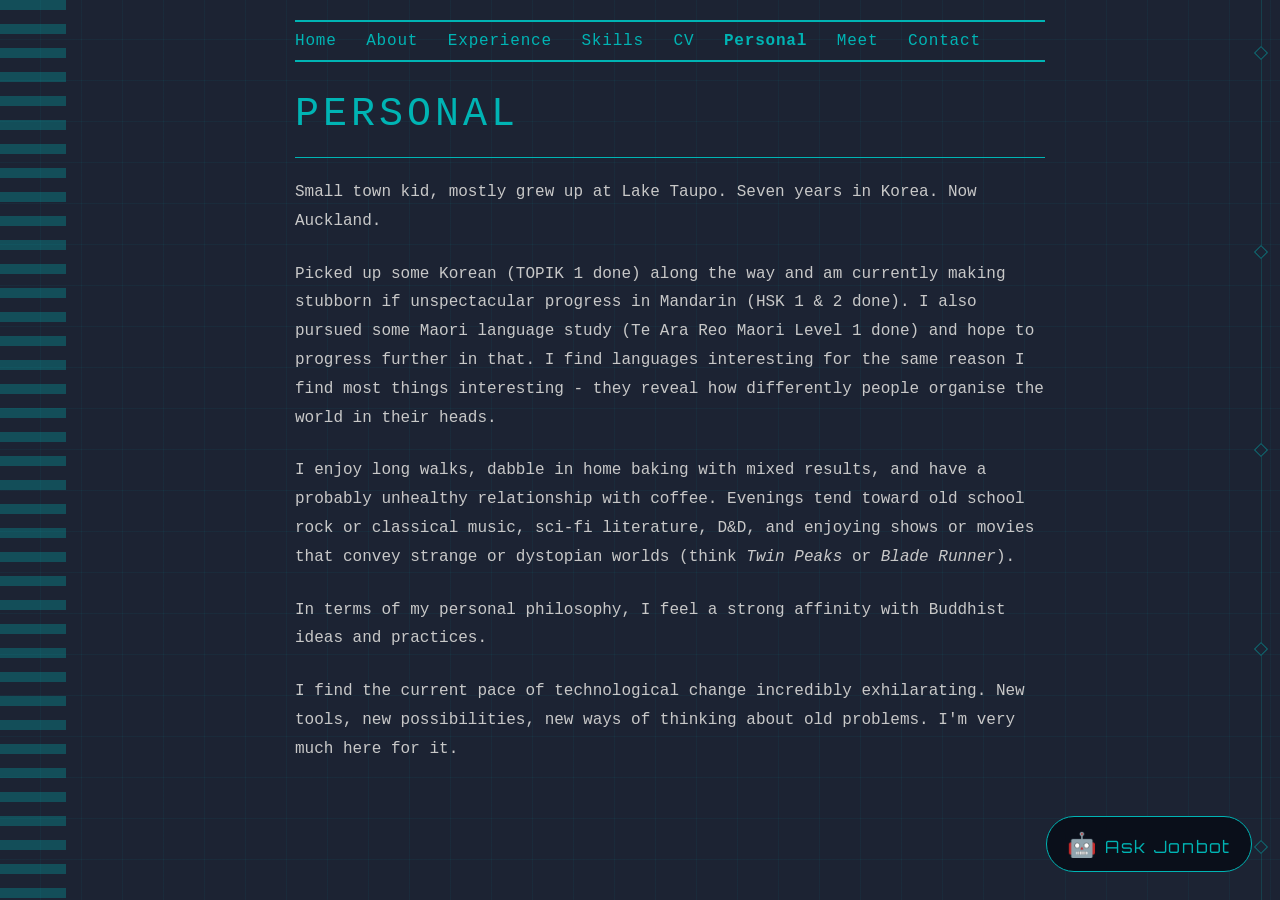
<file: personal.html>
<!-- Know then that it is the year Two Thousand Twenty Six, during the fifth turn of the lesser moon, that this page was last modified by JH -->
<!DOCTYPE html>
<html lang="en">

<head>
    <meta property="og:image" content="https://jonhuggins.nz/cyber_cat.png">
    <meta property="og:title" content="Personal | Jon Huggins">
    <meta property="og:url" content="https://jonhuggins.nz/personal.html">
    <meta name="viewport" content="width=device-width, initial-scale=1.0">
    <meta name="description" content="Seeking the purr-fect fit for meaningful work and continuous learning.
Accounts/admin background. Growing technical toolkit. Mild cyberpunk tendencies. Have a look around: jonhuggins.nz">
    <title>Personal | Jon Huggins</title>
    <link rel="apple-touch-icon" sizes="180x180" href="apple-touch-icon.png">
    <link rel="icon" type="image/png" sizes="32x32" href="favicon-32x32.png">
    <link rel="icon" type="image/png" sizes="16x16" href="favicon-16x16.png">
    <link rel="manifest" href="site.webmanifest">
    <link rel="stylesheet" href="styles.css">
    <link href="https://fonts.googleapis.com/css2?family=Orbitron&display=swap" rel="stylesheet">
    <link rel="canonical" href="https://jonhuggins.nz/personal.html">
</head>

<body>
    <img src="cldisintegrate.png" alt="Jon Huggins logo" class="side-logo">
    <nav>
        <a href="index.html">Home</a>
        <a href="about.html">About</a>
        <a href="experience.html">Experience</a>
        <a href="skills.html">Skills</a>
        <a href="cv.html">CV</a>
        <a href="personal.html" style="font-weight: bold;">Personal</a>
        <a href="meet.html">Meet</a>
        <a href="contact.html">Contact</a>
    </nav>
    <h1>Personal</h1>
    <hr>
    <p>Small town kid, mostly grew up at Lake Taupo. Seven years in Korea. Now Auckland.</p>

    <p>Picked up some Korean (TOPIK 1 done) along the way and am currently making stubborn if
        unspectacular progress in Mandarin (HSK 1 & 2 done). I also pursued some Maori language study (Te Ara Reo Maori Level 1 done) and hope to progress further in that. I find languages interesting for the
        same reason I find most things interesting - they reveal how differently
        people organise the world in their heads.</p>

    

    <p>I enjoy long walks, dabble in home baking with mixed results, and have
        a probably unhealthy relationship with coffee. Evenings tend toward old school
        rock or classical music, sci-fi literature, D&amp;D, and enjoying shows or movies
        that convey strange or dystopian worlds (think <em>Twin Peaks</em> or <em>Blade Runner</em>).</p>

    <p>In terms of my personal philosophy, I feel a strong affinity with Buddhist ideas and practices.</p>
    
    <p>I find the current pace of technological change incredibly exhilarating. New tools,
        new possibilities, new ways of thinking about old problems. I'm very much here for it.</p>
    <div class="side-panel">
        <span></span>
        <span></span>
        <span></span>
        <span></span>
        <span></span>
    </div>
    <div style="height: 80px;"></div>


    <button id="chat-btn" onclick="toggleChat()">
        <span style="font-size: 1.4em;">🤖</span> Ask Jonbot
    </button>

    <div id="chat-panel">
        <div id="chat-header">
            Ask me anything
            <button id="chat-close" onclick="toggleChat()">x</button>
        </div>
        <div id="chat-messages">
            <div class="msg bot">Greetings - I'm Jonbot, transmitting from the Nova-Z9 system. Go ahead - ask me
                anything about Jon!</div>
        </div>
        <div id="chat-input-row">
            <input id="chat-input" type="text" placeholder="Type a message…"
                onkeydown="if(event.key==='Enter') sendMsg()" />
            <button id="chat-send" onclick="sendMsg()">Send</button>
        </div>
    </div>

    <script src="jonbot.js"></script>
</body>

</html>
</file>
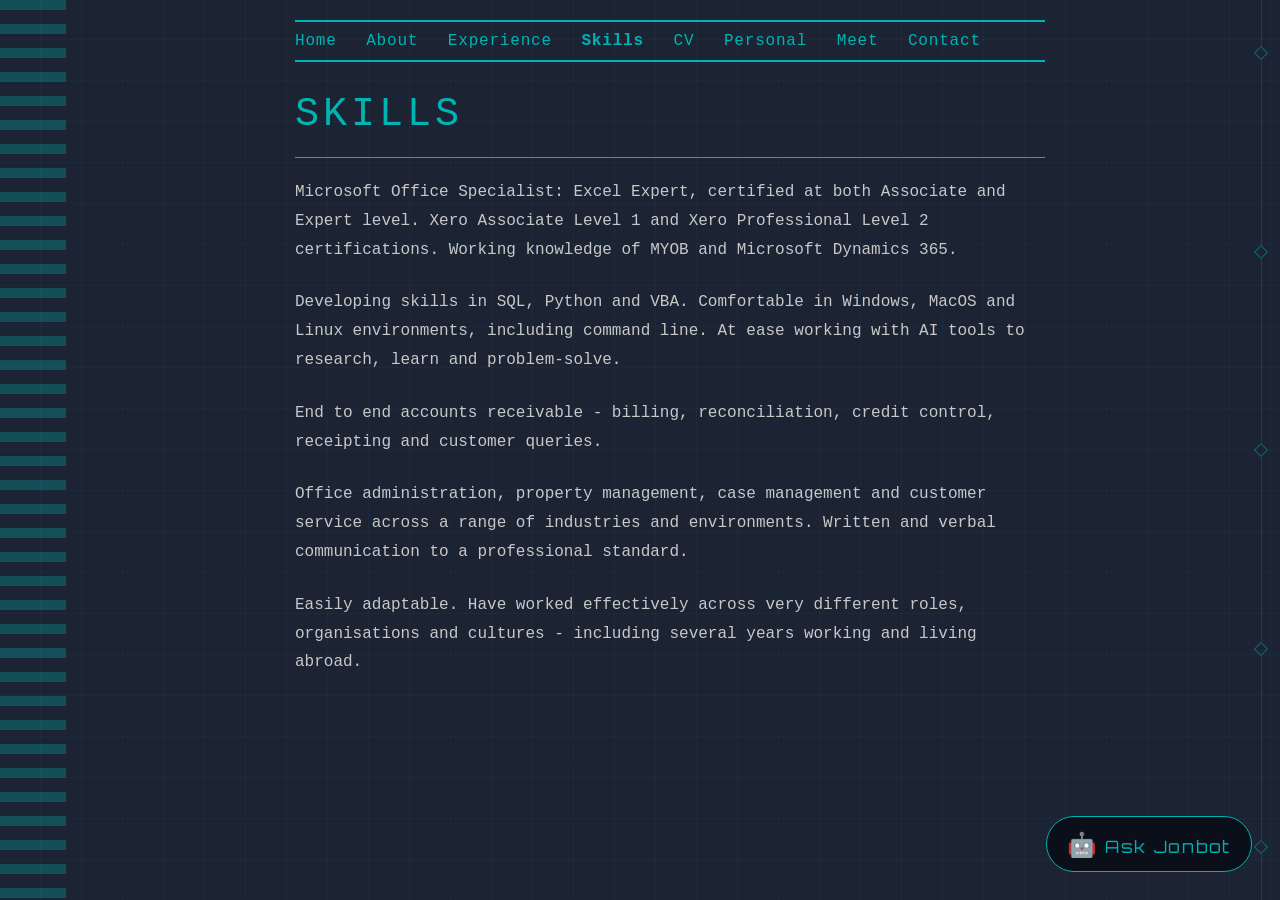
<file: skills.html>
<!-- Know then that it is the year Two Thousand Twenty Six, during the fifth turn of the lesser moon, that this page was last modified by JH -->
<!DOCTYPE html>
<html lang="en">

<head>
    <meta property="og:image" content="https://jonhuggins.nz/cyber_cat.png">
    <meta property="og:title" content="Skills | Jon Huggins">
    <meta property="og:url" content="https://jonhuggins.nz/skills.html">
    <meta name="viewport" content="width=device-width, initial-scale=1.0">
    <meta name="description" content="Seeking the purr-fect fit for meaningful work and continuous learning.
Accounts/admin background. Growing technical toolkit. Mild cyberpunk tendencies. Have a look around: jonhuggins.nz">
    <title>Skills | Jon Huggins</title>
    <link rel="apple-touch-icon" sizes="180x180" href="apple-touch-icon.png">
    <link rel="icon" type="image/png" sizes="32x32" href="favicon-32x32.png">
    <link rel="icon" type="image/png" sizes="16x16" href="favicon-16x16.png">
    <link rel="manifest" href="site.webmanifest">
    <link rel="stylesheet" href="styles.css">
    <link href="https://fonts.googleapis.com/css2?family=Orbitron&display=swap" rel="stylesheet">
    <link rel="canonical" href="https://jonhuggins.nz/skills.html">
</head>

<body>
    <img src="cldisintegrate.png" alt="Jon Huggins logo" class="side-logo">
    <nav>
        <a href="index.html">Home</a>
        <a href="about.html">About</a>
        <a href="experience.html">Experience</a>
        <a href="skills.html" style="font-weight: bold;">Skills</a>
        <a href="cv.html">CV</a>
        <a href="personal.html">Personal</a>
        <a href="meet.html">Meet</a>
        <a href="contact.html">Contact</a>
    </nav>
    <h1>Skills</h1>
    <hr>
    <p>Microsoft Office Specialist: Excel Expert, certified at both Associate and
        Expert level. Xero Associate Level 1 and Xero Professional Level 2 certifications. Working knowledge of MYOB and
        Microsoft
        Dynamics 365.</p>

    <p>Developing skills in SQL, Python and VBA. Comfortable in Windows, MacOS and
        Linux environments, including command line. At ease working with AI tools to research, learn and
        problem-solve.</p>

    <p>End to end accounts receivable - billing, reconciliation, credit control,
        receipting and customer queries.</p>

    <p>Office administration, property management, case management and customer
        service across a range of industries and environments. Written and verbal
        communication to a professional standard.</p>

    <p>Easily adaptable. Have worked effectively across very different roles,
        organisations and cultures - including several years working and living abroad.</p>
    <div class="side-panel">
        <span></span>
        <span></span>
        <span></span>
        <span></span>
        <span></span>
    </div>
    <div style="height: 80px;"></div>


    <button id="chat-btn" onclick="toggleChat()">
        <span style="font-size: 1.4em;">🤖</span> Ask Jonbot
    </button>

    <div id="chat-panel">
        <div id="chat-header">
            Ask me anything
            <button id="chat-close" onclick="toggleChat()">x</button>
        </div>
        <div id="chat-messages">
            <div class="msg bot">Greetings - I'm Jonbot, transmitting from the Nova-Z9 system. Go ahead - ask me
                anything about Jon!</div>
        </div>
        <div id="chat-input-row">
            <input id="chat-input" type="text" placeholder="Type a message…"
                onkeydown="if(event.key==='Enter') sendMsg()" />
            <button id="chat-send" onclick="sendMsg()">Send</button>
        </div>
    </div>

    <script src="jonbot.js"></script>
</body>

</html>
</file>
<file: styles.css>
/*  ====================
    IT'S ALIIIIIIVE!!!!! 
    (cackles sinisterly)
    ==================== */

#chat-btn {
    position: fixed;
    bottom: 28px;
    right: 28px;
    background: #0a0f1a;
    color: #00b4b4;
    border: 1px solid #00b4b4;
    border-radius: 50px;
    padding: 12px 20px;
    font-size: 17px;
    cursor: pointer;
    z-index: 9999;
    font-family: "Orbitron", monospace;
    letter-spacing: 0.1em;
    transition: all 0.2s ease;
}

#chat-btn:hover {
    background-color: #00b4b4;
    color: #0d0d0f;
    box-shadow:
        0 0 8px #18ffff,
        0 0 16px #00e5ff;
    transform: scale(1.05);
}

#chat-panel {
    position: fixed;
    bottom: 90px;
    right: 28px;
    width: 340px;
    height: 480px;
    background: #fff;
    border-radius: 16px;
    box-shadow: 0 8px 40px rgba(0, 0, 0, 0.18);
    display: none;
    flex-direction: column;
    font-family: system-ui, sans-serif;
    z-index: 9999;
    overflow: hidden;
    border: 1px solid #e5e7eb;
}


#chat-panel.open {
    display: flex;
}

#chat-header {
    background: #1a1a2e;
    color: #fff;
    padding: 14px 18px;
    font-weight: 600;
    font-size: 15px;

    display: flex;
    justify-content: space-between;
    align-items: center;
}

#chat-close {
    background: none;
    border: none;
    color: white;
    font-size: 18px;
    cursor: pointer;
    line-height: 1;
}

#chat-messages {
    flex: 1;
    overflow-y: auto;
    padding: 14px;
    display: flex;
    flex-direction: column;
    gap: 10px;
}

.msg {
    max-width: 85%;
    padding: 9px 13px;
    border-radius: 12px;
    font-size: 14px;
    line-height: 1.5;
}

.msg.user {
    background: #1a1a2e;
    color: #fff;
    align-self: flex-end;
    border-bottom-right-radius: 4px;
}

.msg.bot {
    background: #f3f4f6;
    color: #111;
    align-self: flex-start;
    border-bottom-left-radius: 4px;
}

#chat-input-row {
    display: flex;
    gap: 8px;
    padding: 10px 12px;
    border-top: 1px solid #e5e7eb;
}

#chat-input {
    flex: 1;
    border: 1px solid #d1d5db;
    border-radius: 8px;
    padding: 8px 12px;
    font-size: 14px;
    outline: none;
}

#chat-send {
    background: #1a1a2e;
    color: #fff;
    border: none;
    border-radius: 8px;
    padding: 8px 14px;
    cursor: pointer;
    font-size: 14px;
}

/*  ===========================
    JONBOT EATS SHOOTS & LEAVES 
    =========================== */


body {
    max-width: 750px;
    margin: auto;
    font-family: "Courier New", monospace;
    padding: 20px 20px 20px 80px;
    background-color: #1c2333;
    color: #c8c8c8;
}

/* Nifty navvy nimbly navigates neon nav nodes nightly */

nav {
    border-top: 2px solid #00b4b4;
    border-bottom: 2px solid #00b4b4;
    padding: 10px 0;
    margin-bottom: 30px;
}

/* You can glow your own way */

nav a {
    margin-right: 20px;
    text-decoration: none;
    color: #00b4b4;
    letter-spacing: 0.05em;
    transition: color 0.2s ease, text-shadow 0.2s ease;
}

nav a:hover {
    color: #18ffff;
    text-shadow:
        0 0 6px #18ffff,
        0 0 12px #00e5ff;
}

h1 {
    font-family: "Courier New", monospace;
    font-size: 2.5em;
    color: #00b4b4;
    letter-spacing: 0.1em;
    margin-bottom: 5px;
    text-transform: uppercase;
    font-weight: normal;
}

/* I can catch the moon in my hands; Don't you know who I am?; Remember my name */
h2 {
    font-family: "Racing Sans One", sans-serif;
    font-size: 1.4em;
    color: #00b4b4;
    letter-spacing: 0.08em;
    text-transform: uppercase;
    border-bottom: 1px solid #00b4b4;
    padding-bottom: 4px;
}

hr {
    border: none;
    border-top: 1px solid #00b4b4;
    margin: 20px 0;
}

a {
    color: #00b4b4;
    text-decoration: none;
    transition: color 0.2s ease, text-shadow 0.2s ease;
}

a:hover {
    color: #18ffff;
    text-decoration: none;
    text-shadow:
        0 0 6px #18ffff,
        0 0 12px #00e5ff;
}

/* This is Major Tom to ground control */

form input,
form textarea {
    background-color: #0d0d0f;
    color: #ffffff;
    border: 1px solid #00b4b4;
    padding: 10px;
    width: 100%;
    font-family: inherit;
    margin-top: 5px;
    transition: border-color 0.2s ease, box-shadow 0.2s ease;
}

form button {
    background-color: #00b4b4;
    color: #0d0d0f;
    border: 1px solid #000;
    border-radius: 6px;
    padding: 14px 28px;
    font-size: 1.1rem;
    font-weight: 700;
    text-transform: uppercase;
    font-family: "Racing Sans One", sans-serif;
    letter-spacing: 0.1em;
    cursor: pointer;
    margin-top: 10px;
    transition: all 0.2s ease;
}

form button:hover {
    background-color: #18ffff;
    box-shadow:
        0 0 8px #18ffff,
        0 0 16px #00e5ff;
}

form input:focus,
form textarea:focus {
    outline: none;
    border-color: #18ffff;
    box-shadow:
        0 0 6px #18ffff,
        0 0 12px #00e5ff;
    caret-color: #18ffff;
}

form {
    overscroll-behavior: none;
}

p {
    line-height: 1.8;
    font-size: 1em;
    margin-bottom: 1.5em;
}

p {
    line-height: 1.8;
    font-size: 1em;
    margin-bottom: 1.5em;
}

p {
    line-height: 1.8;
    font-size: 1em;
    margin-bottom: 1.5em;
}

body.cover {
    max-width: 100%;
    min-height: 100vh;
    display: flex;
    align-items: center;
    justify-content: center;
    padding: 0;
    background-image: repeating-linear-gradient(0deg,
            transparent,
            transparent 2px,
            rgba(0, 180, 180, 0.03) 2px,
            rgba(0, 180, 180, 0.03) 4px);
}

/* Welcome to the Jon-gle */

.cover-wrap {
    text-align: center;
    padding: 2rem;
}

.cover-url {
    position: absolute;
    top: 20px;
    left: 50%;
    transform: translateX(-50%);
    color: #00b4b4;
    font-size: 13px;
    letter-spacing: 0.3em;
    text-transform: uppercase;
    opacity: 0.7;
}

.cover-name-first {
    font-family: "Racing Sans One", sans-serif;
    font-size: clamp(2rem, 7vw, 4.5rem);
    color: #00b4b4;
    letter-spacing: 0.15em;
    text-transform: uppercase;
    line-height: 1;
}

.cover-name-last {
    font-family: "Racing Sans One", sans-serif;
    font-size: clamp(2rem, 10vw, 4.5rem);
    color: #c8c8c8;
    letter-spacing: 0.15em;
    text-transform: uppercase;
    line-height: 1;
    margin-bottom: 2rem;
}

.cover-nav {
    display: flex;
    flex-direction: column;
    align-items: center;
    gap: 0.75rem;
    border: none;
    padding: 0;
    margin-top: 7rem !important;
    margin-bottom: 2.5rem;
}

.cover-nav a {
    font-size: 17px;
    letter-spacing: 0.25em;
    text-transform: uppercase;
    margin: 0;
}

/* Hello, Dotty! */
.cover-dots {
    color: #00b4b4;
    opacity: 0.4;
    font-size: 11px;
    letter-spacing: 0.15em;
}

/* It's just a jump! to the left - and then a step to the riiiiight */
.cover-tagline {
    font-family: "Courier New", monospace;
    margin-top: 0.8rem;
    margin-bottom: 1.2rem;
    color: #18ffff;
    font-size: 1.5rem;
    letter-spacing: 0.18em;
    text-transform: uppercase;
}

/* It's hip to be square */
body::before {
    content: "";
    position: fixed;
    top: 0;
    left: 0;
    width: 100vw;
    height: 100vh;
    pointer-events: none;
    z-index: -1;
    background-image:
        repeating-linear-gradient(0deg,
            transparent,
            transparent 40px,
            rgba(0, 180, 180, 0.06) 40px,
            rgba(0, 180, 180, 0.06) 41px),
        repeating-linear-gradient(90deg,
            transparent,
            transparent 40px,
            rgba(0, 180, 180, 0.06) 40px,
            rgba(0, 180, 180, 0.06) 41px);
}

body::after {
    content: "";
    position: fixed;
    top: 0;
    left: 0;
    bottom: 0;
    width: 66px;
    pointer-events: none;
    z-index: 999;
    background: repeating-linear-gradient(to bottom,
            #00b4b4 0px,
            #00b4b4 10px,
            transparent 10px,
            transparent 24px);
    opacity: 0.3;
}

.side-panel {
    position: fixed;
    right: 7px;
    top: 0;
    bottom: 0;
    width: 24px;
    z-index: 999;
    pointer-events: none;
    display: flex;
    flex-direction: column;
    justify-content: space-between;
    align-items: center;
    padding: 3rem 0;
}

.side-panel::before {
    content: "";
    position: absolute;
    top: 0;
    bottom: 0;
    left: 50%;
    width: 1px;
    background: rgba(0, 180, 180, 0.2);
}

/* Diamonds are forever */
.side-panel span {
    width: 8px;
    height: 8px;
    border: 1px solid rgba(0, 180, 180, 0.5);
    transform: rotate(45deg);
    display: block;
    z-index: 1;
    background: #1c2333;
}

/* Your wish is my CLI */
.side-logo {
    position: fixed;
    left: -40px;
    top: -60px;
    width: 500px;
    opacity: 0.85;
    z-index: 999;
    pointer-events: none;
    transition: opacity 0.6s ease, filter 0.6s ease, transform 0.6s ease;
}

/* "Beam me down, Scotty", requested the restless resume */

.cv-download-grid {
    display: flex;
    gap: 2rem;
    flex-wrap: wrap;
    margin-top: 1.5rem;
    margin-bottom: 2.5rem;
}

.cv-card {
    border: 1px solid #00b4b4;
    padding: 1.8rem 2rem;
    flex: 1;
    min-width: 200px;
    position: relative;
    transition: box-shadow 0.25s ease, border-color 0.25s ease;
    text-align: left;
}

.cv-card:hover {
    border-color: #18ffff;
    box-shadow:
        0 0 10px rgba(24, 255, 255, 0.15),
        0 0 30px rgba(0, 229, 255, 0.08);
}

.cv-card-label {
    font-family: "Courier New", monospace;
    font-size: 0.72em;
    letter-spacing: 0.25em;
    text-transform: uppercase;
    color: #00b4b4;
    margin-bottom: 0.4rem;
    opacity: 0.7;
}

.cv-card-format {
    font-family: "Racing Sans One", sans-serif;
    font-size: 2rem;
    color: #00b4b4;
    letter-spacing: 0.1em;
    text-transform: uppercase;
    line-height: 1;
    margin-bottom: 0.6rem;
}

.cv-card-desc {
    font-size: 0.82em;
    color: #888;
    line-height: 1.5;
    margin-bottom: 1.4rem;
    font-family: "Courier New", monospace;
}

.cv-download-btn {
    display: inline-block;
    border: 1px solid #00b4b4;
    color: #00b4b4;
    padding: 8px 20px;
    font-family: "Courier New", monospace;
    font-size: 0.8em;
    letter-spacing: 0.15em;
    text-transform: uppercase;
    text-decoration: none;
    transition: all 0.2s ease;
    cursor: pointer;
}

.cv-download-btn:hover {
    color: #0d0d0f;
    background-color: #00b4b4;
    text-shadow: none;
    box-shadow:
        0 0 10px rgba(0, 180, 180, 0.4),
        0 0 20px rgba(0, 229, 255, 0.2);
}

.cv-corner {
    position: absolute;
    top: -1px;
    right: -1px;
    width: 14px;
    height: 14px;
    border-top: 2px solid #00b4b4;
    border-right: 2px solid #00b4b4;
}

.cv-note {
    font-size: 0.8em;
    color: #a0a0a0;
    font-family: "Courier New", monospace;
    letter-spacing: 0.05em;
    border-left: 2px solid #00b4b4;
    padding-left: 1rem;
}

.cv-grid-divider {
    width: 100%;
    margin: 1.5rem 0 0.5rem;
    overflow: hidden;
}

.cv-grid-divider svg {
    display: block;
    width: 100%;
}

/* Beauty school dropout */
.dropbox-btn {
    display: inline-block;
    margin: 0.75rem 0 1.5rem;
    border-radius: 6px;
    padding: 0.5rem 1.25rem;
    border: 1px solid #00b4b4;
    background: #0d0d0f;
    color: #00b4b4;
    font-size: 0.8rem;
    letter-spacing: 0.08em;
    text-decoration: none;
    font-weight: 600;
    text-transform: uppercase;
    transition: border-color 0.2s ease, box-shadow 0.2s ease;
}

.dropbox-btn:hover {
    border-color: #00b4b4;
    box-shadow: 0 0 8px #00b4b4, 0 0 16px #00b4b4;
    color: #00b4b4;
}




.gradient-hr {
    border: none;
    height: 1px;
    background: linear-gradient(to right, #00b4b4, transparent);
    margin-top: 3rem;
    margin-bottom: 4rem;
}

.gradient-hr {
    --hr-direction: to right;
    background: linear-gradient(var(--hr-direction), #00b4b4, transparent);
}

/* Who ya gonna call? */
.venkman-section hr {
    border: none;
    height: 1px;
    background: linear-gradient(to right, #00b4b4, transparent);
    margin-top: 3rem;
    margin-bottom: 4rem;
}

.venkman-section p {
    margin-top: 0;
    margin-bottom: 2rem;
    color: #c8c8c8;

    font-size: 1em;
}

.venkman-btn {
    display: inline-block;
    border: 1px solid #00b4b4;
    color: #18ffff;
    padding: 10px 22px;
    font-family: "Courier New", monospace;
    font-size: 0.85em;
    letter-spacing: 0.15em;
    text-transform: uppercase;
    text-decoration: none;
    border-radius: 8px;
    background: radial-gradient(ellipse at center, rgba(0, 180, 180, 0.25) 0%, rgba(0, 180, 180, 0.02) 100%);
    margin: 0 0 1.5rem;
    transition: all 0.2s ease;
}

.venkman-btn:hover {
    color: #0d0d0f;
    background: #00b4b4;
    box-shadow: 0 0 10px rgba(0, 180, 180, 0.4), 0 0 20px rgba(0, 229, 255, 0.2);
    font-weight: bold;
}


/* Here I am, stuck in the middle with you */
@media (max-width: 1360px) and (min-width: 769px) {
    .side-logo {
        opacity: 0;
        filter: blur(8px) drop-shadow(0 0 12px #18ffff);
        transform: scale(0.95);
    }
}

@media (max-width: 950px) {
    .side-panel {
        display: none;
    }

    form input,
    form textarea {
        width: 90%;
    }
}

/*  Don't leave me hanging on the telephone */

@media (max-width: 768px) {

    body.no-mobile-chat #chat-btn,
    body.no-mobile-chat #chat-panel {
        display: none
    }

    #chat-btn {
        position: fixed;
        bottom: 12px;
        left: 50%;
        transform: translateX(-50%);
        border-radius: 8px;
        width: 65%;
        text-align: center;
    }

    #chat-panel {
        position: fixed;
        bottom: 0;
        right: 0;
        left: 0;
        width: 100%;
        height: 60%;
        border-radius: 16px 16px 0 0;
    }

    #chat-btn:hover {
        transform: translateX(-50%) scale(1.05);
    }

    body.cover {
        align-items: flex-start;
        padding-top: 3rem;
    }

    .side-logo {
        display: none;
    }

    .cover-nav a {
        font-size: 1.2em;
        letter-spacing: 0.1em;
    }

    .cover-nav {
        gap: 1.2rem;
        margin-top: 4rem !important;
    }

    .cover-tagline {
        display: none;
    }

    .cover-wrap {
        padding: 0.5rem;
    }

    nav {
        display: flex;
        flex-wrap: wrap;
        gap: 8px;
        padding: 8px 0;
    }

    nav a {
        margin-right: 10px;
        font-size: 0.8em;
    }

    body::after {
        width: 35px;
    }

    h1 {
        font-size: 1.7em;
    }

    .cover-url {
        display: none;
    }

    .cover-dots {
        display: none;
    }
}

@media (max-width: 600px) {
    .cv-grid-divider {
        display: none;
    }
}

@media (max-width: 405px) {
    .venkman-btn {
        text-align: center;
        display: block;
    }
}

/*  ================================= 
    It's astounding, time is fleeting
    Madness ... takes its toll
    But listen closely
    (Not for very much longer)
    **I'VE** got to ... keep control
    ================================= */
</file>
